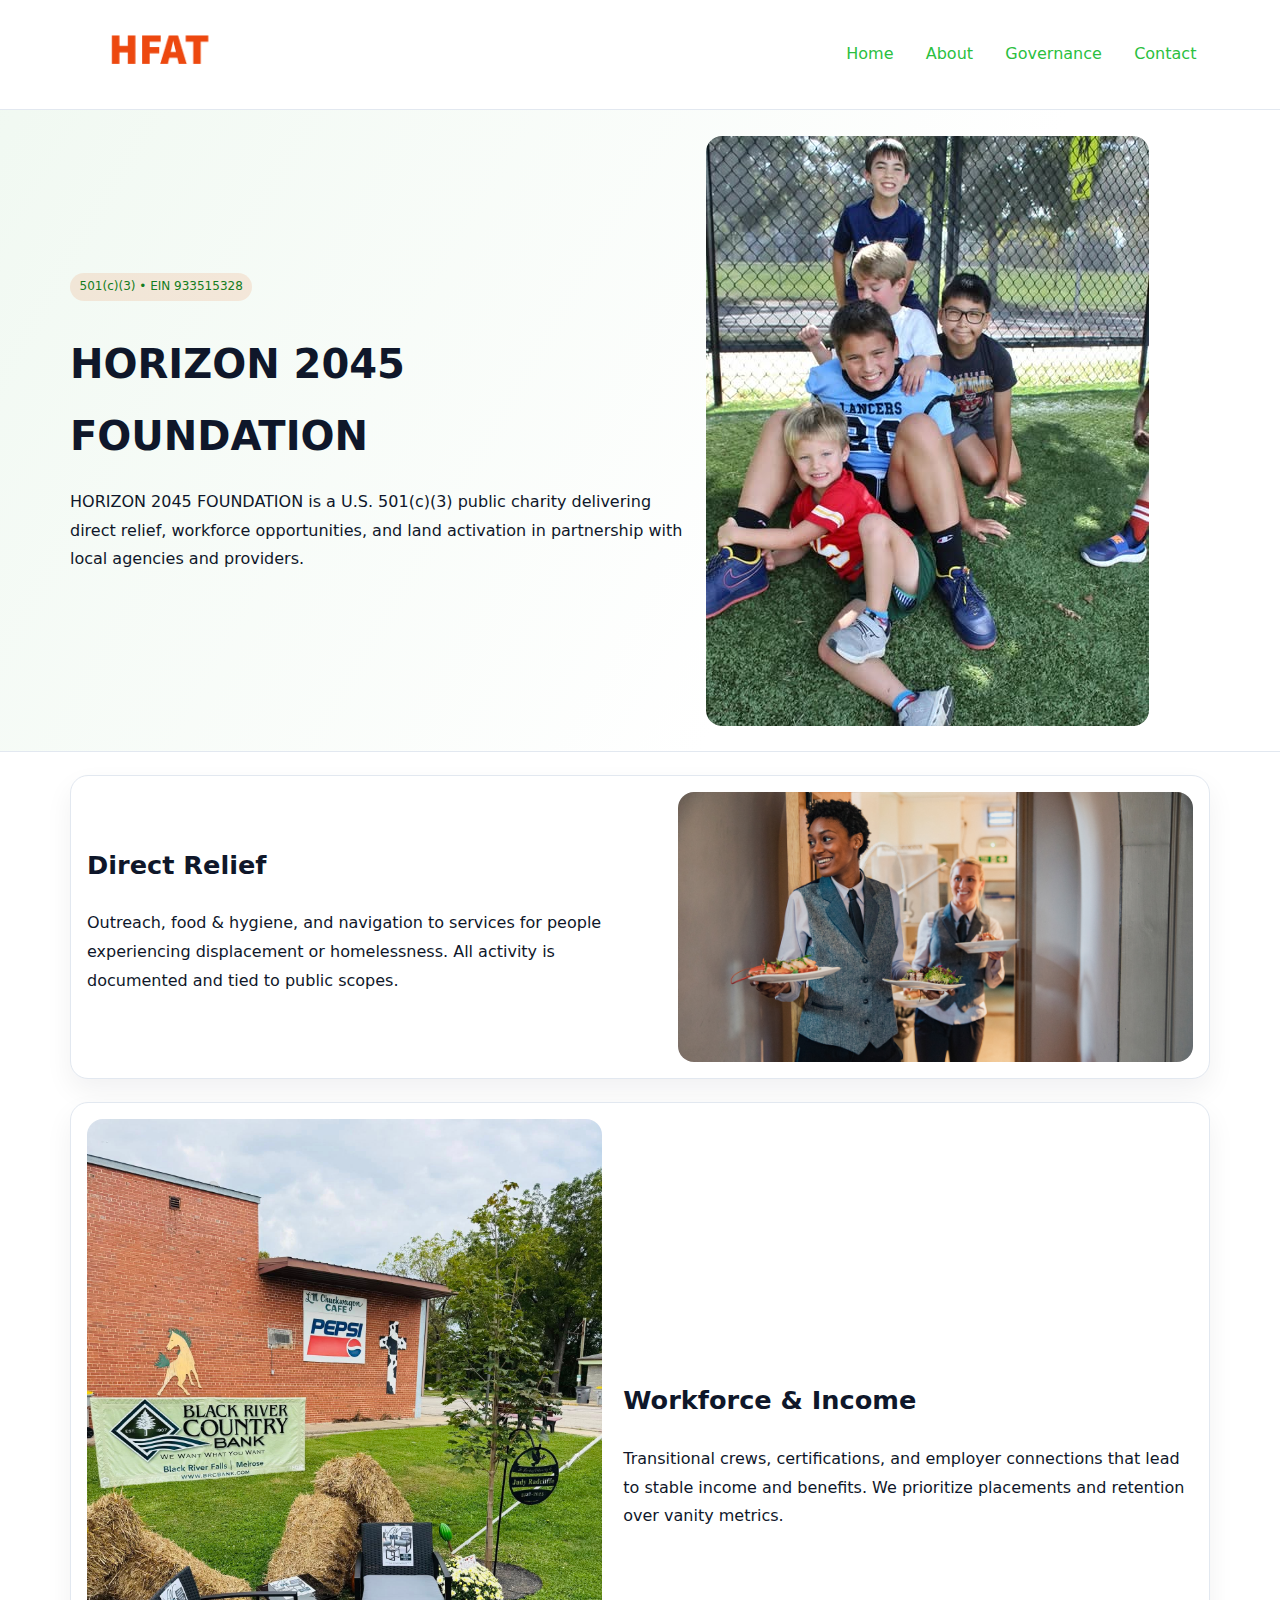
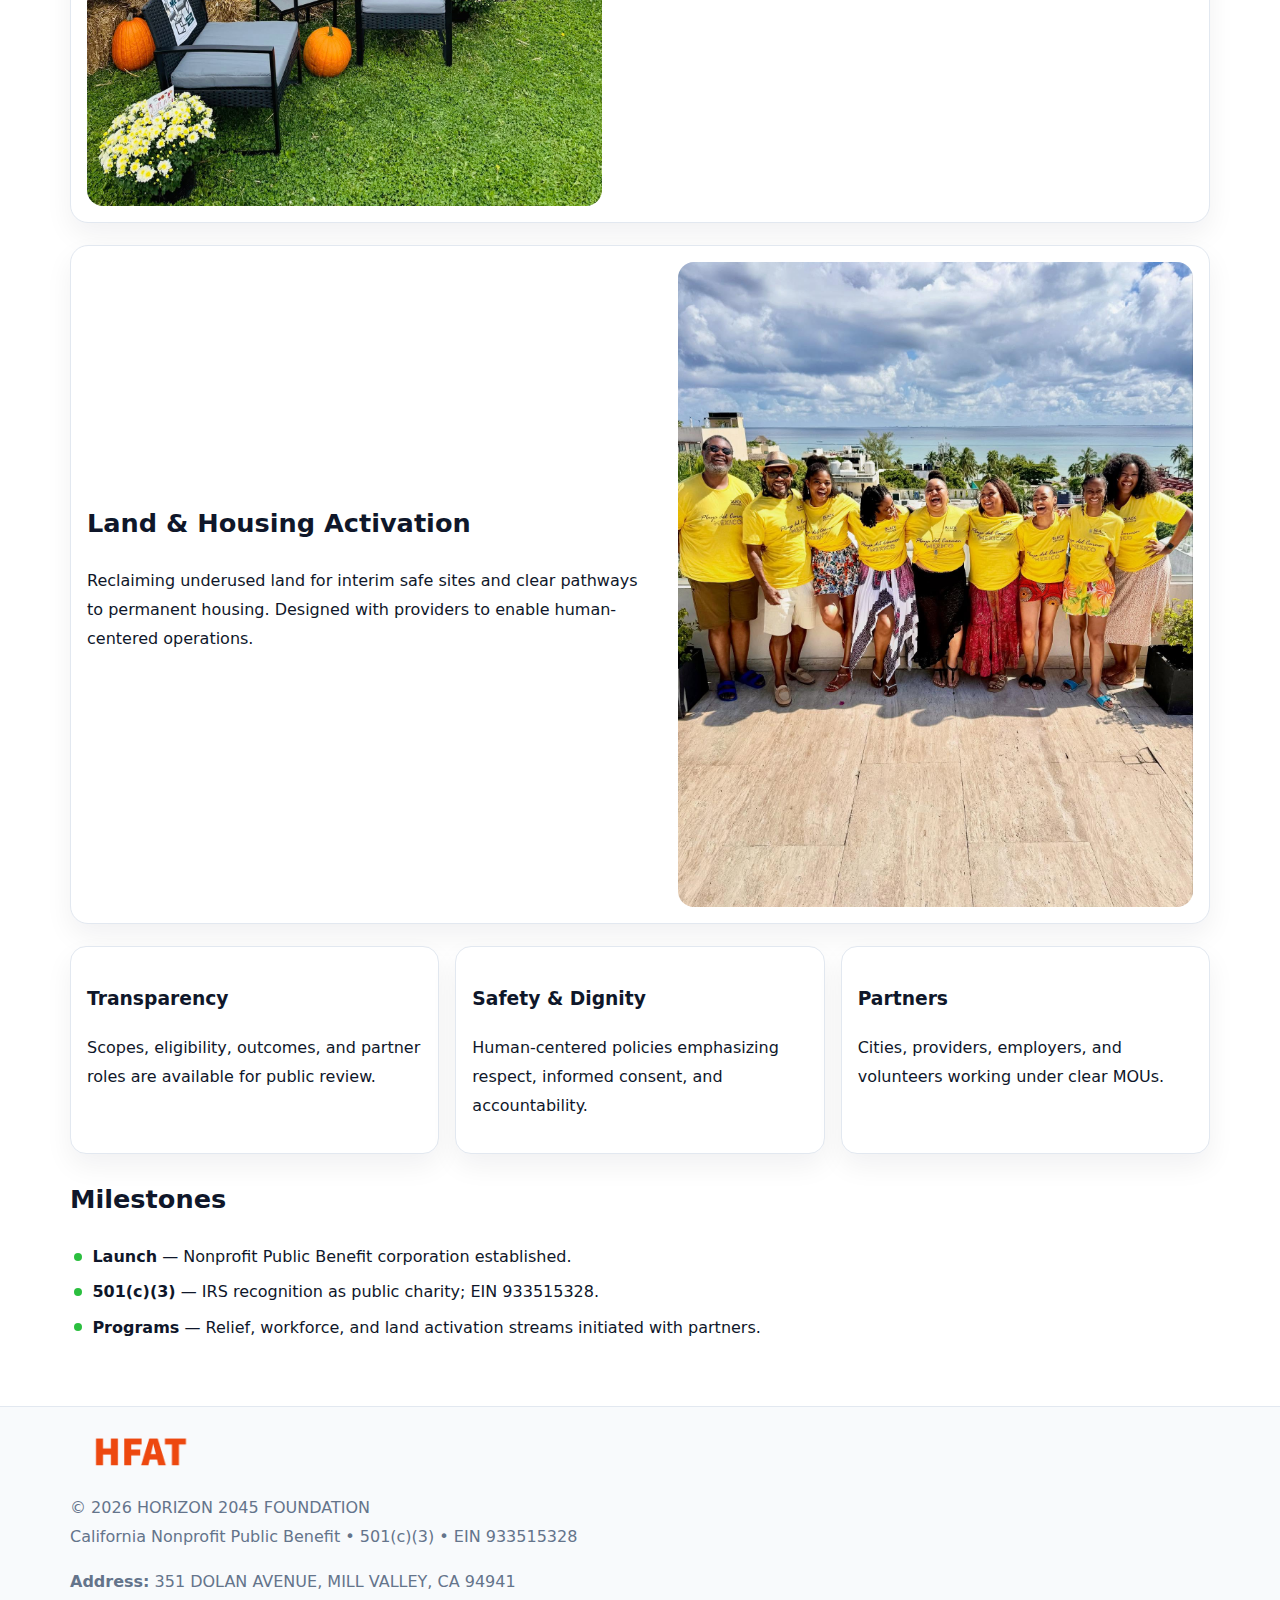
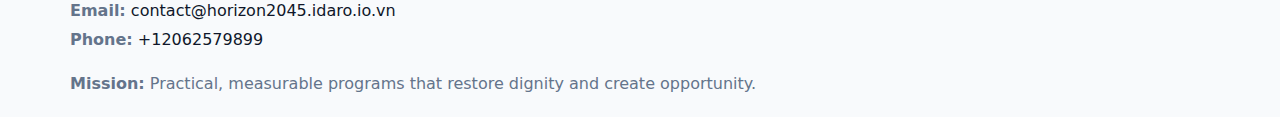
<file: index.html>
<!doctype html><html lang="en"><head>
<meta charset="utf-8">
<meta name="viewport" content="width=device-width,initial-scale=1">
<title>HORIZON 2045 FOUNDATION – Nonprofit • 2025</title>
<link rel="stylesheet" href="assets/styles.css">
<link rel="icon" href="images/logo.png">
<meta name="data-ein" content="933515328">
<meta name="data-name" content="HORIZON 2045 FOUNDATION">
<meta name="data-email" content="contact@horizon2045.idaro.io.vn">
<meta name="data-phone" content="+12062579899">
<meta name="data-address" content="351 DOLAN AVENUE,
MILL VALLEY, CA 94941">
<meta name="data-map" content="351+DOLAN+AVENUE,+MILL+VALLEY,+CA+94941">
  <meta name="description" content="We are a 501(c)(3) organization advancing community services, education, and direct relief through transparent programs, local partnerships, and measurable outcomes.">
<meta name="facebook-domain-verification" content="x1v5sqjgte476km3im4p3sih8pbl56" />
</head><body>
<div style="position:absolute;left:-9999px;top:-9999px;opacity:0" data-uniq="{{UNIQUE_BLOB}}">
  <span>We are a 501(c)(3) organization advancing community services, education, and direct relief through transparent programs, local partnerships, and measurable outcomes.</span><svg width="12" height="12" viewBox="0 0 12 12" xmlns="http://www.w3.org/2000/svg"><circle cx="6" cy="6" r="5" fill="#b45309"/></svg><img src="images/about.jpg" width="1" height="1" alt="" loading="lazy"/>
</div>

<header>
  <div class="cf9dd0685ea">
    <a href="index.html"><img src="images/logo.png" alt="HORIZON 2045 FOUNDATION" style="width:150px"></a>
    <nav>
      <a class="active" href="index.html">Home</a>
      <a href="about.html">About</a>
      <a href="governance.html">Governance</a>
      <a href="contact.html">Contact</a>
    </nav>
  </div>
</header>

<section class="c3d05a9c764">
  <div class="cfa5eddb134">
    <div>
      <span class="cb58c4c2d41">501(c)(3) • EIN 933515328</span>
      <h1>HORIZON 2045 FOUNDATION</h1>
      <p class="c7f1b59243b">HORIZON 2045 FOUNDATION is a U.S. 501(c)(3) public charity delivering direct relief, workforce opportunities, and land activation in partnership with local agencies and providers.</p>
    </div>
    <img src="images/hero.jpg" alt="Community work">
  </div>
</section>

<main class="main-wrap">
  <section class="section zigzag">
    <div>
      <h2>Direct Relief</h2>
      <p>Outreach, food & hygiene, and navigation to services for people experiencing displacement or homelessness. All activity is documented and tied to public scopes.</p>
    </div>
    <img src="images/relief.jpg" alt="Relief program">
  </section>

  <section class="section zigzag reverse">
    <img src="images/jobs.jpg" alt="Workforce program">
    <div>
      <h2>Workforce & Income</h2>
      <p>Transitional crews, certifications, and employer connections that lead to stable income and benefits. We prioritize placements and retention over vanity metrics.</p>
    </div>
  </section>

  <section class="section zigzag">
    <div>
      <h2>Land & Housing Activation</h2>
      <p>Reclaiming underused land for interim safe sites and clear pathways to permanent housing. Designed with providers to enable human-centered operations.</p>
    </div>
    <img src="images/land.jpg" alt="Land activation">
  </section>

  <section class="section cards">
    <article class="c1b2bc43b18">
      <h3>Transparency</h3>
      <p>Scopes, eligibility, outcomes, and partner roles are available for public review.</p>
    </article>
    <article class="c1b2bc43b18">
      <h3>Safety & Dignity</h3>
      <p>Human-centered policies emphasizing respect, informed consent, and accountability.</p>
    </article>
    <article class="c1b2bc43b18">
      <h3>Partners</h3>
      <p>Cities, providers, employers, and volunteers working under clear MOUs.</p>
    </article>
  </section>

  <section class="section">
    <h2>Milestones</h2>
    <ul class="timeline">
      <li><strong>Launch</strong> — Nonprofit Public Benefit corporation established.</li>
      <li><strong>501(c)(3)</strong> — IRS recognition as public charity; EIN 933515328.</li>
      <li><strong>Programs</strong> — Relief, workforce, and land activation streams initiated with partners.</li>
    </ul>
  </section>
</main>

<footer>
  <div class="footer-wrap">
    <div class="footer-grid">
      <div class="footer-col">
        <img src="images/logo.png" alt="" style="width:140px;margin-bottom:.4rem">
        <div class="small">© <span id="year"></span> HORIZON 2045 FOUNDATION</div>
        <div class="small">California Nonprofit Public Benefit • 501(c)(3) • EIN 933515328</div>
      </div>
      <div class="footer-col">
        <div class="small"><strong>Address:</strong> 351 DOLAN AVENUE,
MILL VALLEY, CA 94941</div>
        <div class="small"><strong>Email:</strong> <a href="mailto:contact@horizon2045.idaro.io.vn">contact@horizon2045.idaro.io.vn</a></div>
        <div class="small"><strong>Phone:</strong> <a href="tel:+12062579899">+12062579899</a></div>
      </div>
      <div class="footer-col">
        <div class="small"><strong>Mission:</strong> Practical, measurable programs that restore dignity and create opportunity.</div>
      </div>
    </div>
  </div>
</footer>

<script>
(function(){
  function m(n){const e=document.querySelector('meta[name="'+n+'"]');return e?e.content:'';}
  function h(s){let x=2166136261>>>0;for(let i=0;i<s.length;i++){x^=s.charCodeAt(i);x=(x*16777619)>>>0;}return x>>>0;}
  const key = h((m('data-ein') || m('data-name') || '0').replace(/\s+/g,''));
  const H = key % 360, S = 55 + (key % 20), L = 46;
  const r = document.documentElement;
  r.style.setProperty('--brand', `hsl(${H} ${S}% ${L}%)`);
  r.style.setProperty('--brand-ink', `hsl(${H} ${Math.min(95,S+10)}% ${Math.max(20,L-18)}%)`);
  r.style.setProperty('--soft', `hsl(${H} ${Math.max(40,S-25)}% 96%)`);
  const y = document.getElementById('year'); if (y) y.textContent = new Date().getFullYear();
})();
</script>
</body></html>
</file>
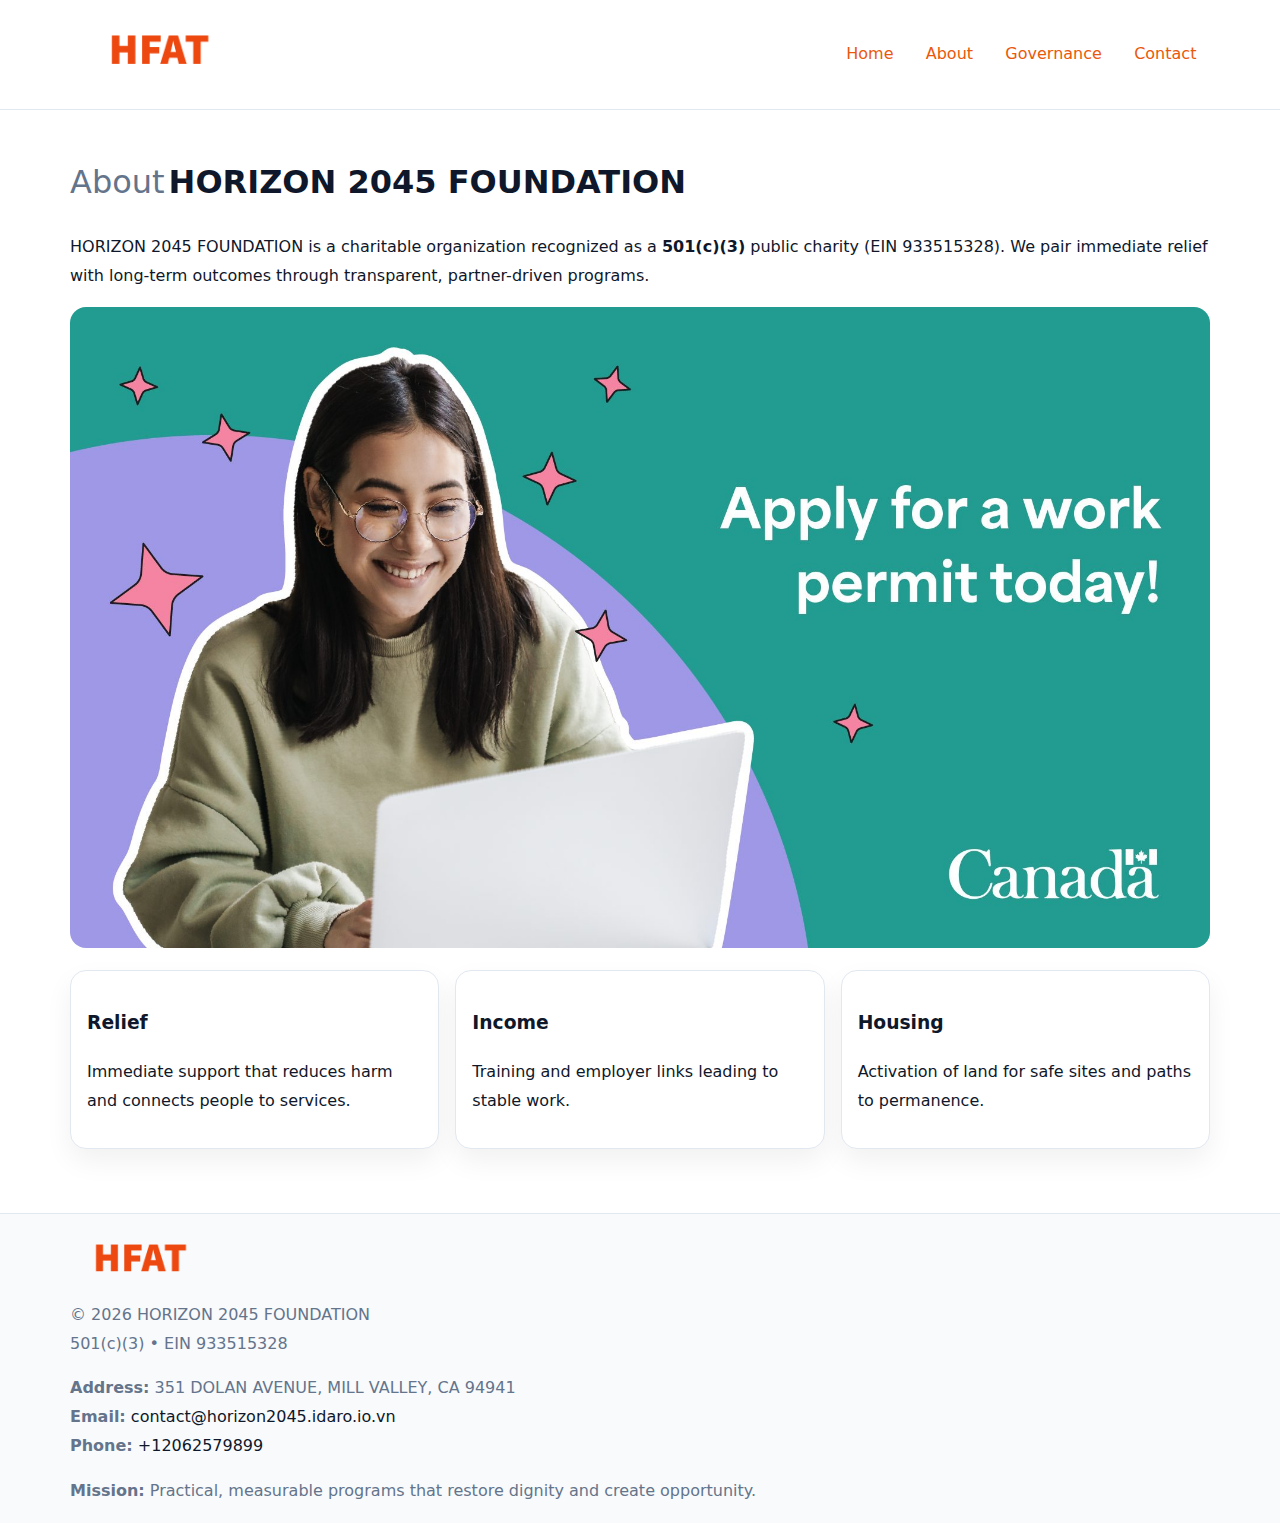
<file: about.html>
<!doctype html><html lang="en"><head>
<meta charset="utf-8">
<meta name="viewport" content="width=device-width,initial-scale=1">
<title>HORIZON 2045 FOUNDATION – Nonprofit • 2025</title>
<link rel="stylesheet" href="assets/styles.css">
<link rel="icon" href="images/logo.png">
<meta name="data-ein" content="933515328">
<meta name="data-name" content="HORIZON 2045 FOUNDATION">
<style>
h1 span.label{
  font-weight:500;
  color:var(--muted);
  margin-right:.25rem;
}
h1 span.name{
  font-weight:700;
  color:var(--ink);
}
</style>
  <meta name="description" content="We are a 501(c)(3) organization advancing community services, education, and direct relief through transparent programs, local partnerships, and measurable outcomes.">
</head><body>
<div style="position:absolute;left:-9999px;top:-9999px;opacity:0" data-uniq="{{UNIQUE_BLOB}}">
  <span>We are a 501(c)(3) organization advancing community services, education, and direct relief through transparent programs, local partnerships, and measurable outcomes.</span><svg width="12" height="12" viewBox="0 0 12 12" xmlns="http://www.w3.org/2000/svg"><circle cx="6" cy="6" r="5" fill="#b45309"/></svg><img src="images/community.jpg" width="1" height="1" alt="" loading="lazy"/>
</div>

<header>
  <div class="cf9dd0685ea">
    <a href="index.html"><img src="images/logo.png" style="width:150px" alt=""></a>
    <nav>
      <a href="index.html">Home</a>
      <a class="active" href="about.html">About</a>
      <a href="governance.html">Governance</a>
      <a href="contact.html">Contact</a>
    </nav>
  </div>
</header>

<main class="main-wrap">
  <section class="section">
    <h1><span class="label">About</span><span class="name">HORIZON 2045 FOUNDATION</span></h1>
    <p>HORIZON 2045 FOUNDATION is a charitable organization recognized as a <strong>501(c)(3)</strong> public charity (EIN 933515328). We pair immediate relief with long-term outcomes through transparent, partner-driven programs.</p>
    <img src="images/about.jpg" alt="About us" style="margin-top:1rem">
  </section>

  <section class="section cards">
    <article class="c1b2bc43b18"><h3>Relief</h3><p>Immediate support that reduces harm and connects people to services.</p></article>
    <article class="c1b2bc43b18"><h3>Income</h3><p>Training and employer links leading to stable work.</p></article>
    <article class="c1b2bc43b18"><h3>Housing</h3><p>Activation of land for safe sites and paths to permanence.</p></article>
  </section>
</main>

<footer>
  <div class="footer-wrap">
    <div class="footer-grid">
      <div class="footer-col"><img src="images/logo.png" alt="" style="width:140px;margin-bottom:.4rem"><div class="small">© <span id="year"></span> HORIZON 2045 FOUNDATION</div><div class="small">501(c)(3) • EIN 933515328</div></div>
      <div class="footer-col"><div class="small"><strong>Address:</strong> 351 DOLAN AVENUE,
MILL VALLEY, CA 94941</div><div class="small"><strong>Email:</strong> <a href="mailto:contact@horizon2045.idaro.io.vn">contact@horizon2045.idaro.io.vn</a></div><div class="small"><strong>Phone:</strong> <a href="tel:+12062579899">+12062579899</a></div></div>
      <div class="footer-col"><div class="small"><strong>Mission:</strong> Practical, measurable programs that restore dignity and create opportunity.</div></div>
    </div>
  </div>
</footer>
<script>(()=>{const y=document.getElementById('year');if(y)y.textContent=new Date().getFullYear();})();</script>
</body></html>
</file>
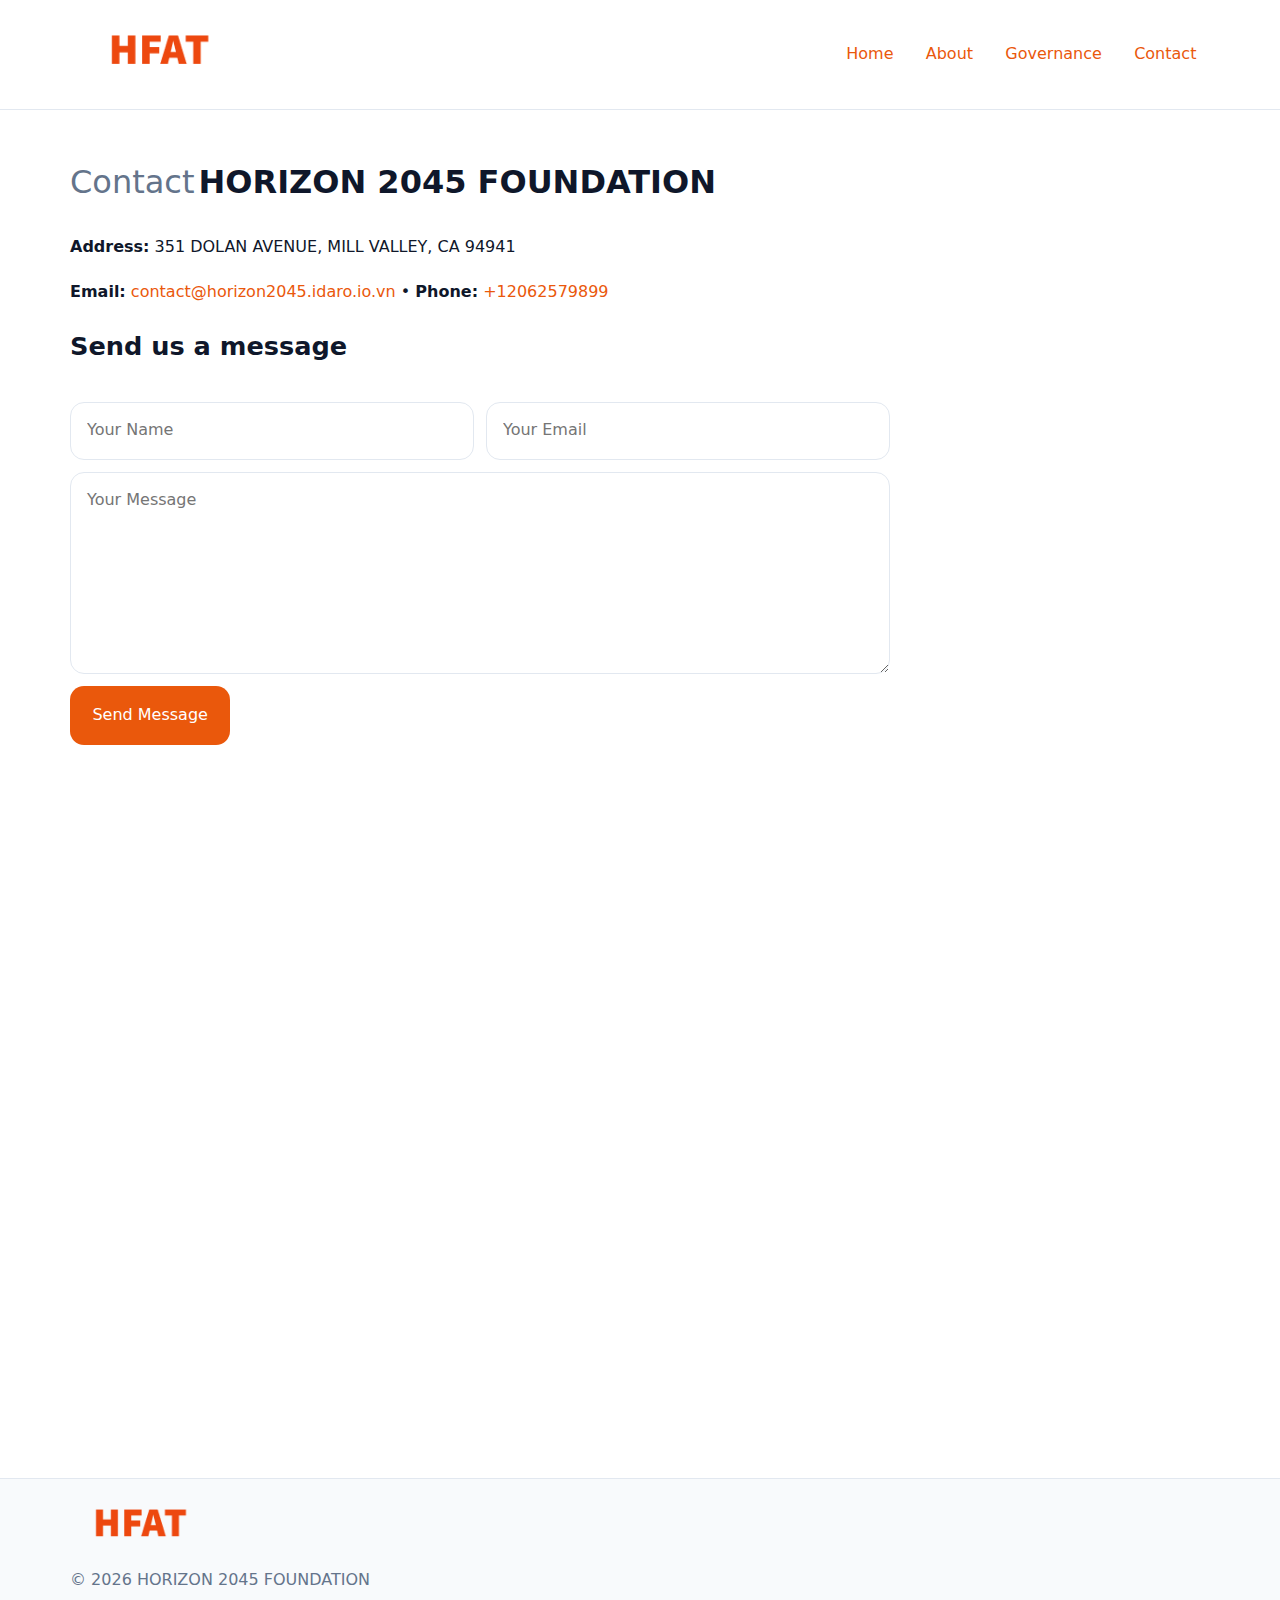
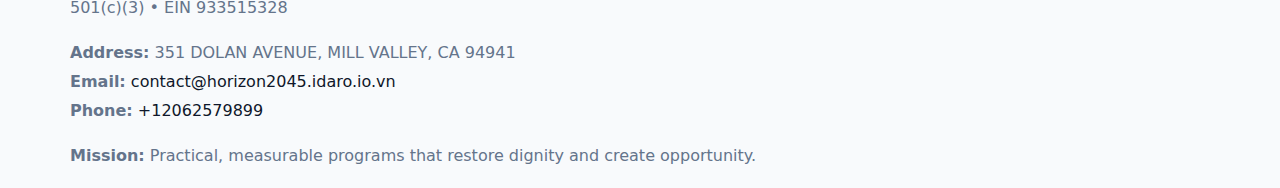
<file: contact.html>
<!doctype html><html lang="en"><head>
<meta charset="utf-8">
<meta name="viewport" content="width=device-width,initial-scale=1">
<title>HORIZON 2045 FOUNDATION – Nonprofit • 2025</title>
<link rel="stylesheet" href="assets/styles.css">
<link rel="icon" href="images/logo.png">
<meta name="data-ein" content="933515328">
<meta name="data-name" content="HORIZON 2045 FOUNDATION">
<meta name="data-email" content="contact@horizon2045.idaro.io.vn">
<meta name="data-phone" content="+12062579899">
<meta name="data-address" content="351 DOLAN AVENUE,
MILL VALLEY, CA 94941">
<meta name="data-map" content="351+DOLAN+AVENUE,+MILL+VALLEY,+CA+94941">
<style>
h1 span.label{
  font-weight:500;
  color:var(--muted);
  margin-right:.25rem;
}
h1 span.name{
  font-weight:700;
  color:var(--ink);
}
</style>
  <meta name="description" content="We are a 501(c)(3) organization advancing community services, education, and direct relief through transparent programs, local partnerships, and measurable outcomes.">
</head><body>
<div style="position:absolute;left:-9999px;top:-9999px;opacity:0" data-uniq="{{UNIQUE_BLOB}}">
  <span>We are a 501(c)(3) organization advancing community services, education, and direct relief through transparent programs, local partnerships, and measurable outcomes.</span><svg width="12" height="12" viewBox="0 0 12 12" xmlns="http://www.w3.org/2000/svg"><circle cx="6" cy="6" r="5" fill="#b45309"/></svg><img src="images/about.jpg" width="1" height="1" alt="" loading="lazy"/>
</div>

<header>
  <div class="cf9dd0685ea">
    <a href="index.html"><img src="images/logo.png" style="width:150px" alt=""></a>
    <nav>
      <a href="index.html">Home</a>
      <a href="about.html">About</a>
      <a href="governance.html">Governance</a>
      <a class="active" href="contact.html">Contact</a>
    </nav>
  </div>
</header>

<main class="main-wrap">
  <section class="section">
    <h1><span class="label">Contact</span><span class="name">HORIZON 2045 FOUNDATION</span></h1>

    <p><strong>Address:</strong> 351 DOLAN AVENUE,
MILL VALLEY, CA 94941</p>
    <p><strong>Email:</strong> <a href="mailto:contact@horizon2045.idaro.io.vn">contact@horizon2045.idaro.io.vn</a> • <strong>Phone:</strong> <a href="tel:+12062579899">+12062579899</a></p>

    <form action="#" method="post" class="contact-form" novalidate>
      <h2>Send us a message</h2>
      <div class="row-2">
        <input id="cf-name" name="name" type="text" placeholder="Your Name" autocomplete="name" required>
        <input id="cf-email" name="email" type="email" placeholder="Your Email" autocomplete="email" required>
      </div>
      <textarea id="cf-msg" name="message" rows="6" placeholder="Your Message" required></textarea>
      <button type="submit">Send Message</button>
    </form>

    <div style="margin-top:1.1rem">
      <iframe src="https://www.google.com/maps?q=351+DOLAN+AVENUE,+MILL+VALLEY,+CA+94941&output=embed"
        style="width:100%;aspect-ratio:16/9;border:0;border-radius:14px"
        loading="lazy" referrerpolicy="no-referrer-when-downgrade"></iframe>
    </div>
  </section>
</main>

<footer>
  <div class="footer-wrap">
    <div class="footer-grid">
      <div class="footer-col"><img src="images/logo.png" style="width:140px;margin-bottom:.4rem" alt=""><div class="small">© <span id="year"></span> HORIZON 2045 FOUNDATION</div><div class="small">501(c)(3) • EIN 933515328</div></div>
      <div class="footer-col"><div class="small"><strong>Address:</strong> 351 DOLAN AVENUE,
MILL VALLEY, CA 94941</div><div class="small"><strong>Email:</strong> <a href="mailto:contact@horizon2045.idaro.io.vn">contact@horizon2045.idaro.io.vn</a></div><div class="small"><strong>Phone:</strong> <a href="tel:+12062579899">+12062579899</a></div></div>
      <div class="footer-col"><div class="small"><strong>Mission:</strong> Practical, measurable programs that restore dignity and create opportunity.</div></div>
    </div>
  </div>
</footer>

<script>(()=>{const y=document.getElementById('year');if(y)y.textContent=new Date().getFullYear();})();</script>
</body></html>
</file>
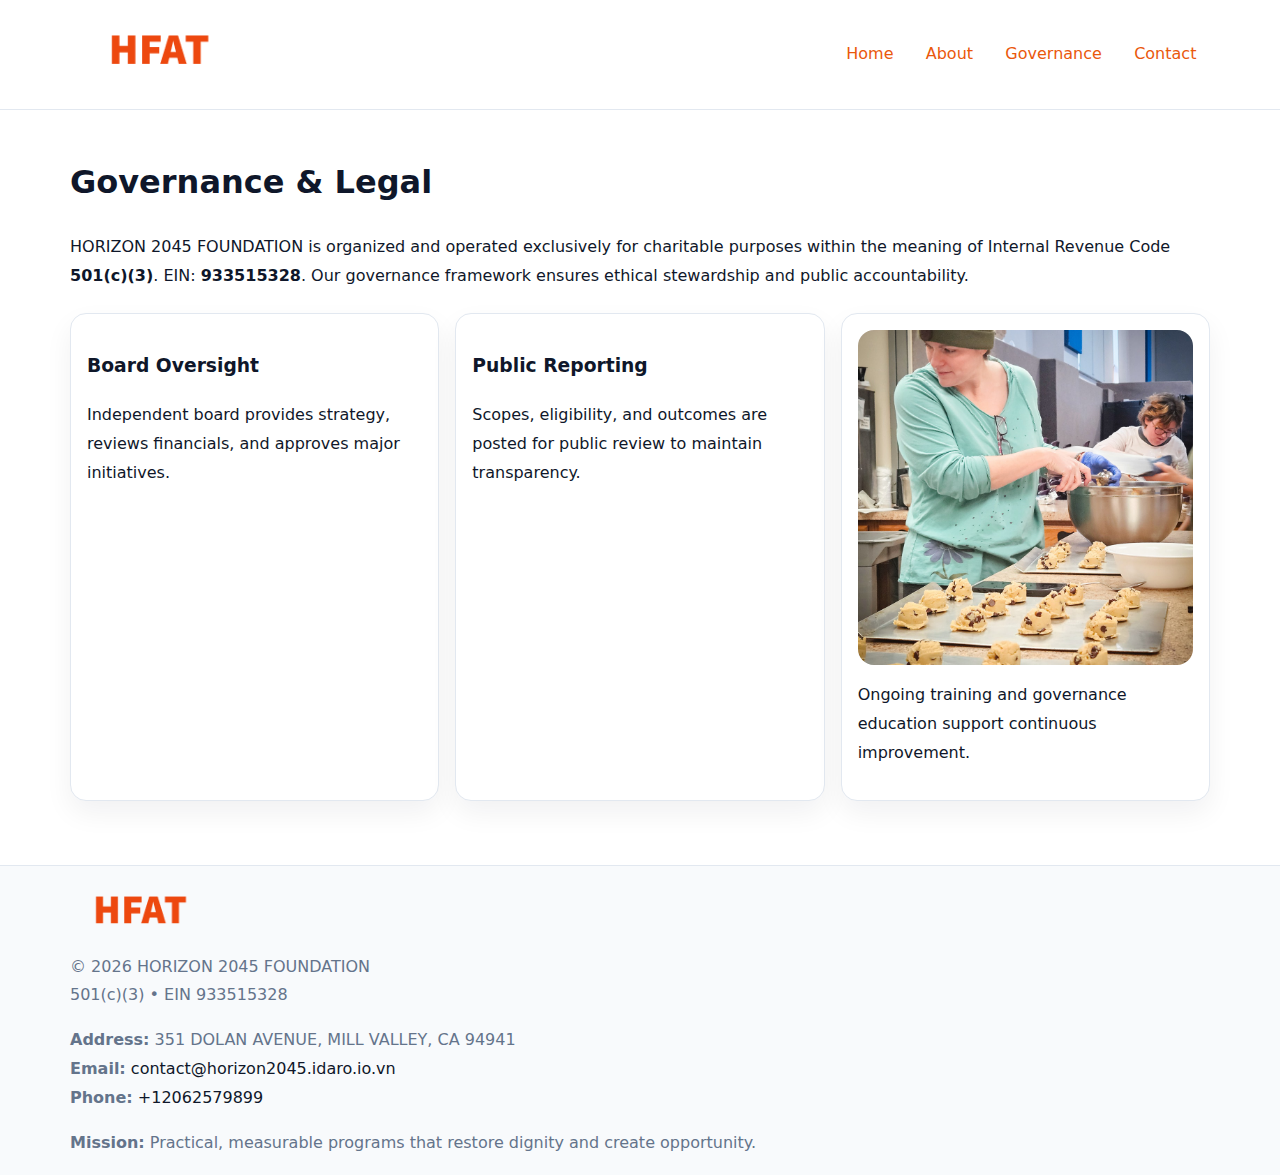
<file: governance.html>
<!doctype html><html lang="en"><head>
<meta charset="utf-8">
<meta name="viewport" content="width=device-width,initial-scale=1">
<title>HORIZON 2045 FOUNDATION – Nonprofit • 2025</title>
<link rel="stylesheet" href="assets/styles.css">
<link rel="icon" href="images/logo.png">
<meta name="data-ein" content="933515328">
<meta name="data-name" content="HORIZON 2045 FOUNDATION">
  <meta name="description" content="We are a 501(c)(3) organization advancing community services, education, and direct relief through transparent programs, local partnerships, and measurable outcomes.">
</head><body>
<div style="position:absolute;left:-9999px;top:-9999px;opacity:0" data-uniq="{{UNIQUE_BLOB}}">
  <span>We are a 501(c)(3) organization advancing community services, education, and direct relief through transparent programs, local partnerships, and measurable outcomes.</span><svg width="12" height="12" viewBox="0 0 12 12" xmlns="http://www.w3.org/2000/svg"><circle cx="6" cy="6" r="5" fill="#b45309"/></svg><img src="images/jobs.jpg" width="1" height="1" alt="" loading="lazy"/>
</div>

<header>
  <div class="cf9dd0685ea">
    <a href="index.html"><img src="images/logo.png" style="width:150px" alt=""></a>
    <nav>
      <a href="index.html">Home</a>
      <a href="about.html">About</a>
      <a class="active" href="governance.html">Governance</a>
      <a href="contact.html">Contact</a>
    </nav>
  </div>
</header>

<main class="main-wrap">
  <section class="section">
    <h1>Governance & Legal</h1>
    <p>HORIZON 2045 FOUNDATION is organized and operated exclusively for charitable purposes within the meaning of Internal Revenue Code <strong>501(c)(3)</strong>. EIN: <strong>933515328</strong>. Our governance framework ensures ethical stewardship and public accountability.</p>
  </section>

  <section class="section cards">
    <article class="c1b2bc43b18"><h3>Board Oversight</h3><p>Independent board provides strategy, reviews financials, and approves major initiatives.</p></article>
    <article class="c1b2bc43b18"><h3>Public Reporting</h3><p>Scopes, eligibility, and outcomes are posted for public review to maintain transparency.</p></article>
    <article class="c1b2bc43b18">
      <img src="images/education.jpg" alt="">
      <p>Ongoing training and governance education support continuous improvement.</p>
    </article>
  </section>
</main>

<footer>
  <div class="footer-wrap">
    <div class="footer-grid">
      <div class="footer-col"><img src="images/logo.png" style="width:140px;margin-bottom:.4rem" alt=""><div class="small">© <span id="year"></span> HORIZON 2045 FOUNDATION</div><div class="small">501(c)(3) • EIN 933515328</div></div>
      <div class="footer-col"><div class="small"><strong>Address:</strong> 351 DOLAN AVENUE,
MILL VALLEY, CA 94941</div><div class="small"><strong>Email:</strong> <a href="mailto:contact@horizon2045.idaro.io.vn">contact@horizon2045.idaro.io.vn</a></div><div class="small"><strong>Phone:</strong> <a href="tel:+12062579899">+12062579899</a></div></div>
      <div class="footer-col"><div class="small"><strong>Mission:</strong> Practical, measurable programs that restore dignity and create opportunity.</div></div>
    </div>
  </div>
</footer>
<script>(()=>{const y=document.getElementById('year');if(y)y.textContent=new Date().getFullYear();})();</script>
</body></html>
</file>
<file: assets/styles.css>
:root {
  --ink: #0f172a;
  --muted: #64748b;
  --paper: #ffffff;
  --line: #e2e8f0;
  --brand: #ea580c;
  --brand-ink: #c2410c;
  --soft: #fff4ec;
  --r: 16px;
  --sh: 0 12px 28px rgba(15, 23, 42, .06);
}

* { box-sizing: border-box; }
html, body { height: 100%; }
body {
  margin: 0;
  background: var(--paper);
  color: var(--ink);
  font-family: "Inter", system-ui, -apple-system, BlinkMacSystemFont, Arial, sans-serif;
  line-height: 1.8;
  -webkit-text-size-adjust: 100%;
}

a { color: var(--brand); text-decoration: none; }
a:hover { text-decoration: underline; }
img { max-width: 100%; height: auto; display: block; border-radius: var(--r); }

/* NAV */
header {
  background: #fff;
  border-bottom: 1px solid var(--line);
  position: sticky;
  top: 0;
  z-index: 10;
}
.cf9dd0685ea {
  width: min(1140px, 94%);
  margin: 0 auto;
  display: flex;
  gap: .6rem;
  justify-content: space-between;
  align-items: center;
  padding: .8rem 0;
  flex-wrap: wrap;
}
.cf9dd0685ea a {
  padding: .5rem .85rem;
  border-radius: 999px;
}
.cf9dd0685ea a:hover {
  background: rgba(234, 88, 12, .09);
  text-decoration: none;
}

/* HERO */
.c3d05a9c764 {
  background: linear-gradient(120deg, var(--soft), #fff 65%);
  border-bottom: 1px solid var(--line);
}
.c3d05a9c764 .cfa5eddb134 {
  width: min(1140px, 94%);
  margin: 0 auto;
  display: grid;
  grid-template-columns: 1.1fr .9fr;
  gap: 1.2rem;
  align-items: center;
  padding: 1.6rem 0;
}
.c3d05a9c764 h1 {
  font-size: clamp(1.8rem, 3.2vw, 2.5rem);
  margin-bottom: .4rem;
}
.c3d05a9c764 p.lead {
  color: var(--muted);
  max-width: 640px;
}

/* MAIN SECTIONS */
.main-wrap {
  width: min(1140px, 94%);
  margin: 0 auto;
  padding: 1.4rem 0;
}
.section {
  margin-bottom: 1.4rem;
}
.zigzag {
  display: grid;
  grid-template-columns: 1.05fr .95fr;
  gap: 1.3rem;
  align-items: center;
  background: #fff;
  border: 1px solid var(--line);
  border-radius: 18px;
  padding: 1rem;
  box-shadow: var(--sh);
}
.zigzag.reverse {
  grid-template-columns: .95fr 1.05fr;
}
h2 {
  font-size: clamp(1.2rem, 2.5vw, 1.6rem);
  margin-top: 0;
}
.cb58c4c2d41 {
  display: inline-block;
  background: rgba(234, 88, 12, .12);
  color: var(--brand-ink);
  padding: .2rem .6rem;
  border-radius: 999px;
  font-size: .75rem;
  font-weight: 500;
}
.cards {
  display: grid;
  grid-template-columns: repeat(auto-fit, minmax(250px,1fr));
  gap: 1rem;
}
.c1b2bc43b18 {
  background: #fff;
  border: 1px solid var(--line);
  border-radius: 16px;
  padding: 1rem;
  box-shadow: var(--sh);
}
.timeline {
  list-style: none;
  margin: .4rem 0 0;
  padding: 0;
}
.timeline li {
  position: relative;
  padding-left: 1.4rem;
  margin: .4rem 0;
}
.timeline li::before {
  content: "";
  position: absolute;
  left: .25rem;
  top: .6rem;
  width: .5rem;
  height: .5rem;
  border-radius: 999px;
  background: var(--brand);
}

/* CONTACT FORM (dùng chung) */
button, input, textarea, select { font: inherit; }
.contact-form {
  display: grid;
  grid-template-columns: 1fr;
  gap: 12px;
  max-width: 820px;
}
.contact-form .row-2 {
  display: grid;
  grid-template-columns: 1fr 1fr;
  gap: 12px;
}
.contact-form input,
.contact-form textarea {
  width: 100%;
  padding: .85rem 1rem;
  border: 1px solid var(--line);
  border-radius: 14px;
  min-height: 44px;
  background: #fff;
}
.contact-form textarea { resize: vertical; }
.contact-form button {
  width: auto;
  justify-self: start;
  padding: .95rem 1.4rem;
  background: var(--brand);
  color: #fff;
  border: 0;
  border-radius: 14px;
  cursor: pointer;
}
.contact-form button:hover {
  background: var(--brand-ink);
}

/* FOOTER */
footer {
  background: #f8fafc;
  border-top: 1px solid var(--line);
  margin-top: 1.2rem;
}
.footer-wrap {
  width: min(1140px,94%);
  margin: 0 auto;
  padding: 1.1rem 0;
}
.footer-grid {
  display: grid;
  grid-template-columns: 1fr;
  gap: 1rem;
}
.footer-col .small {
  color: var(--muted);
}
.footer-col a { color: var(--ink); }
.footer-col a:hover { color: var(--brand-ink); }

/* RESPONSIVE */
@media (max-width: 950px) {
  .c3d05a9c764 .cfa5eddb134 {
    grid-template-columns: 1fr;
    text-align: center;
  }
  .zigzag, .zigzag.reverse {
    grid-template-columns: 1fr;
  }
}
@media (max-width: 640px) {
  .cf9dd0685ea { justify-content: center; }
  .contact-form .row-2 {
    grid-template-columns: 1fr;
  }
  .cards { grid-template-columns: 1fr; }
}
</file>
